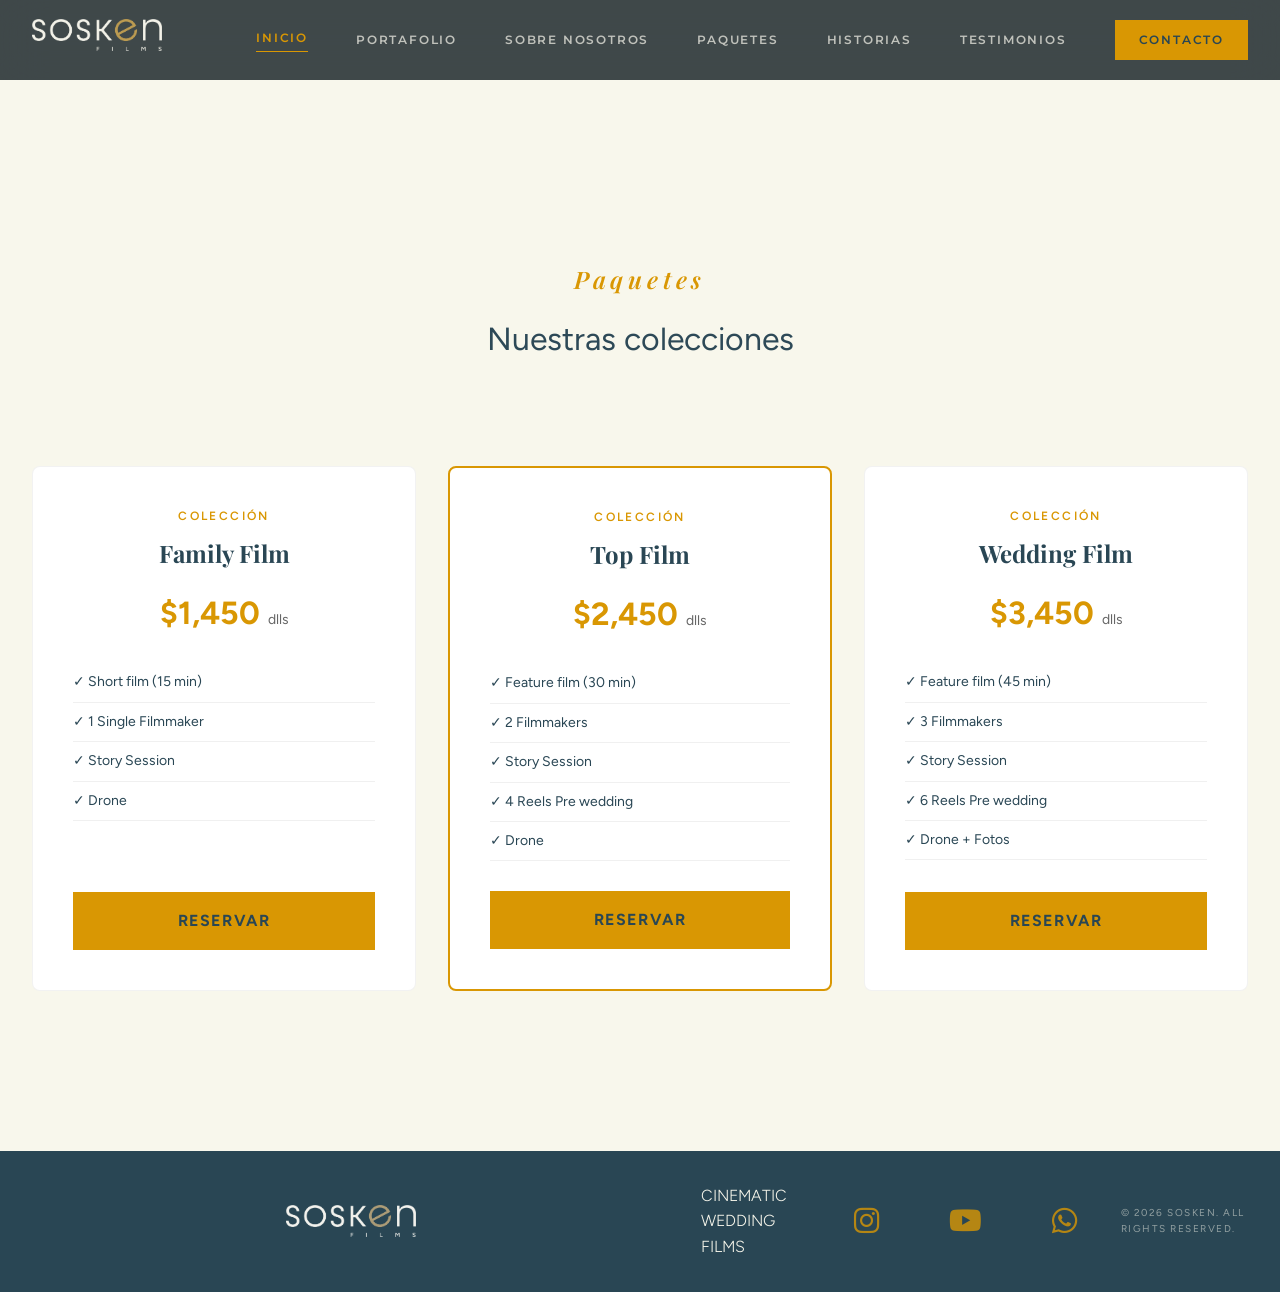
<file: paquetes.html>
<!DOCTYPE html>
<html lang="es">

<head>
    <meta charset="utf-8" />
    <meta content="width=device-width, initial-scale=1.0" name="viewport" />
    <title>SOSKEN | Luxury Wedding Cinema</title>

    <!-- Google Fonts -->
    <link
        href="https://fonts.googleapis.com/css2?family=Playfair+Display:ital,wght@0,400;0,500;0,600;0,700;1,400&family=Montserrat:wght@300;400;500;600&family=Material+Symbols+Outlined:wght,FILL@100..700,0..1&display=swap"
        rel="stylesheet" />
    <link rel="preconnect" href="https://fonts.googleapis.com">
    <link rel="preconnect" href="https://fonts.gstatic.com" crossorigin>
    <link
        href="https://fonts.googleapis.com/css2?family=Figtree:ital,wght@0,300..900;1,300..900&family=Montserrat:ital,wght@0,100..900;1,100..900&family=Playfair+Display:ital,wght@0,400..900;1,400..900&display=swap"
        rel="stylesheet">
    <link rel="preconnect" href="https://fonts.googleapis.com">
    <link rel="preconnect" href="https://fonts.gstatic.com" crossorigin>
    <link
        href="https://fonts.googleapis.com/css2?family=Figtree:ital,wght@0,300..900;1,300..900&family=Montserrat:ital,wght@0,100..900;1,100..900&family=Playfair+Display:ital,wght@0,400..900;1,400..900&display=swap"
        rel="stylesheet">

    <!-- Font Awesome -->
    <link rel="stylesheet" href="https://cdnjs.cloudflare.com/ajax/libs/font-awesome/6.5.1/css/all.min.css">
    <link rel="stylesheet" href="styles.css">
</head>

<body>

        <header class="top-nav" id="top-nav">

        <nav class="nav-container">
            <a href="index.html" class="nav-logo">
                <img src="fotos_lalin/Recurso 8@2x.png" alt="" class="logo-image"></a>
            <div class="desktop-menu">
                      <a class="nav-link active-link" href="index.html">INICIO</a>
                <a class="nav-link" href="portafolio.html">PORTAFOLIO</a>
                <a class="nav-link" href="index.html#experience">SOBRE NOSOTROS</a>
                <a class="nav-link" href="paquetes.html">PAQUETES</a>
                <a class="nav-link" href="index.html#experience">HISTORIAS</a>
                <a class="nav-link" href="index.html#reviews">TESTIMONIOS</a>
                <a class="btn-enquire" href="index.html#contact">CONTACTO</a>
            </div>

            <button class="menu-toggle-btn" id="menu-toggle">
                <span class="material-symbols-outlined">menu</span>
            </button>
        </nav>
    </header>

    <div class="side-nav-curtain" id="side-nav">
        <div class="side-nav-content">
            <button class="menu-close-btn" id="menu-close">
                <span class="material-symbols-outlined">close</span>
            </button>
            <div class="side-nav-brand">
                <img src="fotos_lalin/Recurso 8@2x.png" alt="" class="logo-image"></a>
                <p class="brand-subtitle">LUXURY WEDDING CINEMA</p>
            </div>
            <nav class="mobile-nav-links">
                <a href="index.html" class="mobile-link active-mobile">INICIO</a>
                <a href="portafolio.html" class="mobile-link" >PORTAFOLIO</a>
                <a href="index.html#experience" class="mobile-link">SOBRE NOSOTROS</a>
                <a href="paquetes.html" class="mobile-link">PAQUETES</a>
                <a href="index.html#reviews" class="mobile-link">HISTORIAS</a>
                <a href="index.html#reviews" class="mobile-link">TESTIMONIOS </a>
                <a href="index.html#contact" class="mobile-link">CONTACTO</a>
            </nav>
            <!-- <a href="#contact" class="nav-close-btn btn-consultation">BOOK A CONSULTATION</a> -->
        </div>
    </div>




    
    <main>
        
   <section id="paquetes" class="pricing-section">
    <div class="section-container">
        <div class="section-header">
            <span class="section-subtitle">Paquetes</span>
            <h2 class="section-title-large-paquetes">Nuestras colecciones</h2>
        </div>

        <div class="pricing-grid">
            <div class="price-card">
                <span class="price-label">Colección</span>
                <h3 class="price-title">Family Film</h3>
                <div class="price-amount">$1,450 <span>dlls</span></div>
                <ul class="price-features">
                    <li>✓ Short film (15 min)</li>
                    <li>✓ 1 Single Filmmaker</li>
                    <li>✓ Story Session</li>
                    <li>✓ Drone</li>
                </ul>
                <a href="#contacto" class="btn-reserve">Reservar</a>
            </div>

            <div class="price-card featured">
                <span class="price-label">Colección</span>
                <h3 class="price-title">Top Film</h3>
                <div class="price-amount">$2,450 <span>dlls</span></div>
                <ul class="price-features">
                    <li>✓ Feature film (30 min)</li>
                    <li>✓ 2 Filmmakers</li>
                    <li>✓ Story Session</li>
                    <li>✓ 4 Reels Pre wedding</li>
                    <li>✓ Drone</li>
                </ul>
                <a href="#contacto" class="btn-reserve">Reservar</a>
            </div>

            <div class="price-card">
                <span class="price-label">Colección</span>
                <h3 class="price-title">Wedding Film</h3>
                <div class="price-amount">$3,450 <span>dlls</span></div>
                <ul class="price-features">
                    <li>✓ Feature film (45 min)</li>
                    <li>✓ 3 Filmmakers</li>
                    <li>✓ Story Session</li>
                    <li>✓ 6 Reels Pre wedding</li>
                    <li>✓ Drone + Fotos</li>
                </ul>
                <a href="#contacto" class="btn-reserve">Reservar</a>
            </div>
        </div>
    </div>
</section>


    <footer class="site-footer">
        <div class="footer-container">
            <a href="index.html" class="footer-logo-img">

                <img src="fotos_lalin/Recurso 8@2x.png" alt="" class="logo-image-footer">
            </a>
            <p class="footer-description"> <span class="logo-accent-f">CINEMATIC</span> WEDDING FILMS </p>
            <div class="footer-socials">
                <a href="https://www.instagram.com/sosken_films/"><i class="fa-brands fa-instagram"></i></a>
                <a href="https://www.youtube.com/@soskenfilmsriot"><i class="fa-brands fa-youtube"></i></a>
                <a href="https://wa.me/525573000992"><i class="fa-brands fa-whatsapp"></i></a>
            </div>
            <div class="footer-copyright">
                © 2026 SOSKEN. ALL RIGHTS RESERVED.
            </div>
        </div>
    </footer>

    <script src="script.js"></script>
</body>

</html>
</file>
<file: styles.css>
/* ==========================================
   VARIABLES DE DISEÑO (TEMA SOSKEN)
   ========================================== */
:root {
    /* Colores */
    --color-surface: #294654;
    --color-on-surface: #f8f7ec;
    --color-primary: #d99703;
    --color-surface-variant: #2d4957;
    --color-photo-bg: #f8f7ec;
    --color-on-photo-bg: #2d4957;

    /* Fuentes */
    --font-display: 'Playfair Display', serif;
    --font-body: 'Montserrat', sans-serif;

    /* Espaciados Nativos */
    --gutter-desktop: 32px;
    --gutter-mobile: 16px;
    --section-gap-desktop: 160px;
    --section-gap-mobile: 80px;

    /* Bordes */
    --radius-sm: 0.125rem;
    --radius-md: 0.25rem;
    --radius-lg: 0.5rem;
}

/* ==========================================
   RESETS Y ESTILOS GLOBALES
   ========================================== */
*,
*::before,
*::after {
    box-sizing: border-box;
    margin: 0;
    padding: 0;
}

html {
    scroll-behavior: smooth;
}

/* 1. EL IMPORT VA SIEMPRE AL PRINCIPIO DEL ARCHIVO */
@import url('https://fonts.googleapis.com/css2?family=Nunito:wght@400;700&display=swap');
/* Importamos ambas fuentes en una sola línea */
@import url('https://fonts.googleapis.com/css2?family=Nunito:wght@400;700&family=Raleway:wght@400;700&display=swap');


/* 2. LUEGO TU SELECTOR BODY */
body {
    background-color: var(--color-surface);
    color: var(--color-on-surface);
    /* Sustituimos la variable por la fuente directamente */

    font-size: 16px;
    overflow-x: hidden;
    font-family: 'Figtree', sans-serif;
    /* Figtree para todo el cuerpo de texto */
    line-height: 1.6;
}


.nav-link,
.btn-enquire,
.btn-primary,
/* .section-title-large, 
.section-title-large-cinematic,  */
.story-title,
.experience-title,
.item-title,
.brand-title,
.btn-submit {
    font-family: 'Montserrat', sans-serif;
    text-transform: uppercase;
    /* Montserrat luce muy bien en mayúsculas */
    letter-spacing: 1.5px;
}

.section-subtitle,
.brand-subtitle,
.item-subtitle,
.testimonial-author,
.scroll-text {
    font-family: 'Playfair Display', serif;
    font-style: italic;
    /* La itálica le da ese toque de "handwriting" elegante */
    text-transform: none;
    /* Quitamos las mayúsculas para que sea más natural */
    letter-spacing: normal;
}


p {
    font-family: 'Figtree', sans-serif;
    font-weight: 300;
}

/* Refuerzo para los botones si es necesario */
.btn-primary,
.btn-submit {
    font-weight: 600;
}

/* Ajuste para el logo (si quieres que mantenga su estilo) */
.nav-logo {
    font-family: 'Montserrat', sans-serif;
    font-weight: 800;

}

a {
    color: inherit;
    text-decoration: none;
}

button {
    background: none;
    border: none;
    cursor: pointer;
    font-family: inherit;
}



/* Barra de desplazamiento */
::-webkit-scrollbar {
    width: 4px;
}

::-webkit-scrollbar-track {
    background: #131313;
}

::-webkit-scrollbar-thumb {
    background: var(--color-primary);
}

/* Selección de texto */
::selection {
    background-color: var(--color-primary);
    color: #000;
}

/* Íconos globales */
.material-symbols-outlined {
    font-variation-settings: 'FILL' 0, 'wght' 300, 'GRAD' 0, 'opsz' 24;
}


/* ==========================================
   HEADER / NAVEGACIÓN SUPERIOR
   ========================================== */
.hero-img {
    width: 100%;
    /* Ocupa todo el ancho del contenedor */
    height: 100%;
    /* Ajusta según la altura que desees */
    object-fit: cover;
    /* Importante: recorta la imagen manteniendo su proporción para que no se deforme */
    object-position: center;
    /* Centra el enfoque de la imagen */
    display: block;
    /* Elimina espacios en blanco debajo de la imagen */
    filter: brightness(0.9);
    /* Opcional: le da un ligero oscurecimiento para mejor contraste con texto encima */
}





/* Ajuste para móviles */
@media (max-width: 768px) {
    .hero-img {
        height: 700px;
        /* Reduce la altura en pantallas pequeñas */
    }
}

.top-nav {
    position: fixed;
    top: 0;
    width: 100%;
    z-index: 50;
    background-color: rgba(17, 28, 33, 0.8);
    backdrop-filter: blur(20px);
    -webkit-backdrop-filter: blur(20px);
    height: 80px;
    transition: all 0.5s ease;
}

.logo-header {
    width: 100%;
    height: auto;
    filter: grayscale(0.5);
    transition: all 0.5s ease;
}

.logo-image {
    width: 130px;
    height: auto;
    filter: grayscale(0.5);
    transition: all 0.5s ease;
}

/* Estado cuando el usuario hace Scroll (manejado por JS) */
.top-nav.scrolled {
    height: 64px;
    background-color: rgba(41, 70, 84, 0.95);
}

.nav-container {
    max-width: 100%;
    height: 100%;
    display: flex;
    justify-content: space-between;
    align-items: center;
    padding: 0 var(--gutter-mobile);
}

.nav-logo {
    font-family: var(--font-display);
    font-size: 24px;
    font-weight: 700;
    letter-spacing: 0.3em;
    color: var(--color-on-surface);
    width: 200px;
}


.logo-accent {
    color: var(--color-primary);
    font-size: 33px;
    font-weight: 700;
    letter-spacing: 0.3em;
}

.logo-accent-burguer {
    color: var(--color-primary);
    font-size: 42px;
    font-weight: 700;
    letter-spacing: 0.3em;
}


.logo_inicio {
    width: 20px;
    height: 20px;
    filter: grayscale(0.5);
    transition: all 0.5s ease;
}

.logo_inicio:hover {
    height: auto;
    filter: grayscale(0.5);
    transition: all 0.5s ease;
}



.desktop-menu {
    display: none;
    /* Oculto en móvil */
    align-items: center;
    gap: 48px;
}

.nav-link {
    font-size: 12px;
    font-weight: 600;
    letter-spacing: 0.15em;
    color: rgba(248, 247, 236, 0.7);
    transition: color 0.5s ease;
}

.nav-link:hover,
.active-link {
    color: var(--color-primary);
}

.active-link {
    border-bottom: 1px solid var(--color-primary);
    padding-bottom: 4px;
}

.btn-enquire {
    font-size: 12px;
    font-weight: 600;
    letter-spacing: 0.15em;
    background-color: var(--color-primary);
    color: var(--color-surface);
    padding: 10px 24px;
    transition: transform 0.3s ease;
}

.btn-enquire:hover {
    transform: scale(1.05);
}

.menu-toggle-btn {
    color: var(--color-primary);
}

.menu-toggle-btn .material-symbols-outlined {
    font-size: 36px;
}

/* ==========================================
   MENÚ DE CORTINA MÓVIL
   ========================================== */
.side-nav-curtain {
    position: fixed;
    inset: 0;
    z-index: 60;
    background-color: rgba(41, 70, 84, 0.95);
    backdrop-filter: blur(30px);
    -webkit-backdrop-filter: blur(30px);
    transform: translateX(100%);
    transition: transform 0.7s cubic-bezier(0.16, 1, 0.3, 1);
    pointer-events: none;
}

.side-nav-curtain.open {
    transform: translateX(0);
    pointer-events: auto;
}

.side-nav-content {
    display: flex;
    flex-direction: column;
    align-items: center;
    justify-content: center;
    width: 100%;
    height: 100%;
    padding: var(--gutter-mobile);
    position: relative;
}

.menu-close-btn {
    position: absolute;
    top: 32px;
    right: var(--gutter-mobile);
    color: var(--color-primary);
}

.menu-close-btn .material-symbols-outlined {
    font-size: 36px;
}

.side-nav-brand {
    text-align: center;
    margin-bottom: 64px;
}

.brand-title {
    font-family: var(--font-display);
    color: var(--color-on-surface);
    font-size: 32px;
    letter-spacing: 0.2em;
}

.brand-subtitle {
    font-size: 12px;
    letter-spacing: 0.3em;
    opacity: 0.7;
    margin-top: 8px;
}

.mobile-nav-links {
    display: flex;
    flex-direction: column;
    align-items: center;
    gap: 32px;
    margin-bottom: 64px;
}

.mobile-link {
    font-family: var(--font-display);
    font-size: 32px;
    transition: all 0.7s ease;
    color: rgba(248, 247, 236, 0.6);
}

.mobile-link:hover,
.active-mobile {
    color: var(--color-primary);
    letter-spacing: 0.1em;
}

.btn-consultation {
    font-size: 12px;
    font-weight: 600;
    letter-spacing: 0.15em;
    border: 1px solid var(--color-primary);
    color: var(--color-primary);
    padding: 16px 40px;
    transition: all 0.3s ease;
}

.btn-consultation:hover {
    background-color: var(--color-primary);
    color: var(--color-surface);
}

/* ==========================================
   HERO SECTION
   ========================================== */
.hero-section {
    position: relative;
    height: 100vh;
    width: 100%;
    display: flex;
    align-items: center;
    justify-content: center;
    overflow: hidden;
}

.hero-video-container {
    position: absolute;
    inset: 0;
    z-index: 0;
    pointer-events: none;
    overflow: hidden;
}

.hero-iframe {
    width: 100vw;
    height: 56.25vw;
    min-height: 100vh;
    min-width: 177.77vh;
    /* <--- Corregido */
    position: absolute;
    top: 50%;
    /* <--- Corregido */
    left: 50%;
    transform: translate(-50%, -50%);
    filter: brightness(0.35);
}

.hero-overlay {
    position: absolute;
    inset: 0;
    background: linear-gradient(to bottom, rgba(41, 70, 84, 0.4), transparent, var(--color-surface));
}

.hero-content {
    position: relative;
    z-index: 10;
    text-align: center;
    padding: 0 var(--gutter-mobile);
}

.hero-title {

    font-size: 13px;
    font-weight: 300;
    font-style: italic;
    letter-spacing: 0.05em;
    max-width: 40rem;
    margin-bottom: 32px;
    line-height: 1.6;
}


.hero-subtitle {

    font-size: 11px;
    font-style: italic;
    letter-spacing: 0.05em;
    max-width: 40rem;
    margin-bottom: 32px;
    line-height: 1.6;
}


.boton-header {
    display: inline-flex;
    align-items: center;
    gap: 16px;
    border: 1px solid var(--color-on-surface);
    padding: 10px 30px;
    font-size: 12px;

    letter-spacing: 0.15em;
    transition: all 0.5s ease;
}

.btn-primary {
    display: inline-flex;
    align-items: center;
    gap: 16px;
    background-color: var(--color-primary);
    color: var(--color-surface);
    padding: 20px 48px;
    font-size: 12px;
    font-weight: 700;
    letter-spacing: 0.15em;
    transition: all 0.5s ease;
}

.btn-icon {
    transition: transform 0.3s ease;
}

.btn-primary:hover .btn-icon {
    transform: translateX(8px);
}

.gold-glow:hover {
    box-shadow: 0px 0px 30px rgba(212, 175, 55, 0.3);
}

.scroll-indicator {

    position: absolute;
    bottom: 40px;
    display: flex;
    flex-direction: column;
    justify-content: center;
    align-items: center;
    gap: 16px;
    opacity: 0.6;
}

.scroll-text {
    font-size: 10px;
    letter-spacing: 0.15em;
    text-transform: uppercase;
}

.scroll-line {
    width: 1px;
    height: 48px;
    background: linear-gradient(to bottom, var(--color-primary), transparent);
}

/* ==========================================PORTFOLIO SECTION========================================== */
.portfolio-section {
    padding: var(--section-gap-mobile) var(--gutter-mobile);
}

.section-container {
    max-width: 1280px;
    margin: 0 auto;
}

.section-header {
    text-align: center;
    margin-bottom: 80px;
    margin-bottom: 0px;
}


.subtitle-cinematic {
    text-align: center;
    margin-top: 50px;

}


.section-subtitle {
    font-size: 17px;
    font-weight: 600;
    letter-spacing: 0.2em;
    color: var(--color-primary);
    margin-bottom: 16px;
}

.section-title-large {
    font-family: FIGTREE;
    font-size: 32px;
    font-weight: 400;
}

.section-title-large-cinematic {
    font-family: FIGTREE;
    font-size: 32px;
    font-weight: 400;
    color: #d99703;
}



.section-title-large-paquetes{
    font-family: FIGTREE;
    font-size: 32px;
    font-weight: 400;
    color: var(--color-surface-variant);
}


/*?linea */


.linea {

    width: 100%;
    height: 1px;
    background-color: rgba(252, 252, 252, 0.336);
    margin: 25px 0;
}


.section-title-small-stories {

    font-family: var(--font-display);
    font-size: 18px;
    font-weight: 300;
    font-style: italic;
    font-size: 16px;
    font-weight: 400;
    color: var(--color-on-surface);
    text-align: center;
    margin-bottom: 32px;
    margin-top: 0px;
}

.descripcion {
    margin-top: 16px;
    font-family: var(--font-display);
    font-size: 18px;
    font-weight: 300;
    font-style: italic;
    font-size: 16px;
    font-weight: 400;
    color: var(--color-on-surface);
}

/* STORY CARDS PAREJAS */

.story-img {
    width: 100%;
    height: 100%;
    object-fit: cover;
    filter: grayscale(0.5);
    transition: all 1s ease;
}

.resalto_color {
    color: var(--color-primary);
}


.stories-section {
    padding: var(--section-gap-mobile) var(--gutter-mobile);
}

.section-container {
    max-width: 1280px;
    margin: 0 auto;
}

.section-header {

    text-align: center;
    
}


.story-title {
    font-family: NUNITO;
    font-weight: 400;
    font-size: 24px;
    letter-spacing: 0.05em;
    margin-bottom: 16px;
}


.story-text {
    font-size: 15px;
    opacity: 0.85;
    margin-bottom: 30px;
    text-align: justify;
}

/* boton de whatsapp */

.whatsapp-button {
    display: inline-flex;
    align-items: center;
    justify-content: center;
    /* Asegura que el icono y texto estén centrados */
    border: solid 1px #cfe7d8;
    color: white;
    padding: 10px 20px;
    /* whats */
    /* si no quieres el boton redondo solo elimina esta especificacion */
    text-decoration: none;
    font-family: 'Nunito', sans-serif;
    font-weight: 700;

    /* Esto es lo que lo centra */
    margin: 0 auto;
    width: fit-content;
    display: flex;
}

.whatsapp-button:hover {
    background-color: #128c7e;
    /* Un tono más oscuro al pasar el mouse */
}

.whatsapp-button img {
    width: 24px;
    height: 24px;
    margin-right: 10px;
}

/* ==========================================PORQUE TRABAJAR CON NOSOTROS========================================== */
.experience-section {
    padding: var(--section-gap-mobile) var(--gutter-mobile);
    background-color: var(--color-on-surface);
    overflow: hidden;

}


.experiencia {
    font-size: 35px;
    font-family: var(--font-display);
    font-weight: 700;
    color: var(--color-surface-variant);
    font-weight: 700;
    color: var(--color-surface);
    font-weight: 530;
    text-align: center;

}

.experience-container {
    max-width: 1280px;
    margin: 0 auto;
    display: grid;
    grid-template-columns: 1fr;
    gap: 48px;
    align-items: center;
    margin: 0;
}

.experience-image-block {
    position: relative;
    width: 100%;
    max-width: 500px;
    margin: 0 auto;
}

.frame-accent {
    position: absolute;
    top: -40px;
    left: -40px;
    width: 160px;
    height: 160px;
    border-left: 1px solid rgba(217, 151, 3, 0.3);
    border-top: 1px solid rgba(217, 151, 3, 0.3);
    z-index: 0;
}

.author-portrait {
    position: relative;
    z-index: 10;
    width: 100%;
    display: block;
    box-shadow: 0px 20px 40px rgba(0, 0, 0, 0.3);
}

.author-badge {
    position: absolute;
    bottom: -24px;
    right: -24px;
    background-color: var(--color-primary);
    padding: 16px 32px;
    z-index: 20;
}

.author-name {
    font-size: 12px;
    font-weight: 700;
    letter-spacing: 0.15em;
    color: var(--color-surface);
}

.experience-title {
    font-family: var(--font-display);
    font-size: 40px;
    line-height: 1.2;
    margin-bottom: 32px;
    color: var(--color-surface-variant);
}

.paragraph-highlight {
    font-size: 15px;
    opacity: 0.85;
    margin-bottom: 24px;
    color: var(--color-surface-variant);
}

.text-justify {
    text-align: justify;
}

.features-list {
    list-style: none;
    margin-bottom: 48px;
}

.feature-item {
    display: flex;
    gap: 16px;
    align-items: flex-start;
    margin-bottom: 24px;
}

.feature-icon {
    color: var(--color-primary);
}

.feature-title-item {
    color: var(--color-surface-variant);
    font-size: 14px;
    font-weight: 700;
    letter-spacing: 0.15em;
    margin-bottom: 4px;
}

.feature-description {
    font-size: 14px;
    opacity: 0.7;
    color: var(--color-surface-variant);
}

.link-interview {
    font-size: 12px;
    font-weight: 700;
    letter-spacing: 0.2em;
    color: var(--color-primary);
    border-bottom: 1px solid var(--color-primary);
    padding-bottom: 8px;
    transition: letter-spacing 0.5s;
}

.link-interview:hover {
    letter-spacing: 0.25em;
}

/*  ==========================================MARCAS========================================== */
.marcas {
    padding: var(--section-gap-mobile) var(--gutter-mobile);
 
    /* background-color: var(--color-surface); */

    overflow: hidden;
}

.marcas-container {
    max-width: 1280px;
    margin: 0 auto;
    
}


.marca-logo {
    width: 100%;
    height: auto;
    margin-top: 20px;
    filter: grayscale(0.5);
    transition: all 0.5s ease;
}


.marca-logo:hover {
    filter: grayscale(0);
    transform: scale(1.1);
}

.marcas-title {
    font-family: var(--font-display);
    font-size: 24px;
    font-weight: 600;
    letter-spacing: 0.2em;
    color: var(--color-on-surface);
    margin-bottom: 16px;
    text-align: center;
}




/* ==========================================PORTFOLIO SECTION========================================== */


.portfolio-grid {
    display: grid;
    grid-template-columns: 1fr;
    gap: 32px;
}

.portfolio-item {
    position: relative;
    aspect-ratio: 1.5;
    overflow: hidden;
    cursor: pointer;
}

.portfolio-img {
    width: 100%;
    height: 100%;
    object-fit: cover;
    filter: grayscale(0.5);
    transition: all 1s ease;
}

.portfolio-item:hover .portfolio-img {
    filter: grayscale(0);
    transform: scale(1.1);
}

.portfolio-item-overlay {
    position: absolute;
    inset: 0;
    background-color: rgba(41, 70, 84, 0.7);
    opacity: 0;
    transition: opacity 0.5s ease;
    display: flex;
    flex-direction: column;
    align-items: center;
    justify-content: center;
    padding: 32px;
    text-align: center;
}

.portfolio-item:hover .portfolio-item-overlay {
    opacity: 1;
}

.play-icon {
    color: var(--color-primary);
    font-size: 64px;
    margin-bottom: 16px;
    font-variation-settings: 'FILL' 1;
}

.item-title {
    font-family: var(--font-display);
    font-size: 24px;
    letter-spacing: 0.05em;
}

.item-subtitle {
    font-size: 12px;
    letter-spacing: 0.15em;
    margin-top: 8px;
    opacity: 0.8;
}





/* boton de whatsapp FONDO BLANCO*/

.whatsapp-button-blanco {
    display: inline-flex;
    align-items: center;
    justify-content: center;
    /* Asegura que el icono y texto estén centrados */
    border: solid 1px var(--color-on-photo-bg);
    color: var(--color-on-photo-bg);
    padding: 10px 20px;
    /* border-radius: 50px; */
    /* si no quieres el boton redondo solo elimina esta especificacion */
    text-decoration: none;
    font-family: 'Nunito', sans-serif;
    font-weight: 700;

    /* Esto es lo que lo centra */
    margin: 0 auto;
    width: fit-content;
    display: flex;
}

.whatsapp-button-blanco:hover {
    color: var(--color-on-surface);
    background-color: #128c7e;
    /* Un tono más oscuro al pasar el mouse */
}

.whatsapp-button-blanco img {
    width: 24px;
    height: 24px;
    margin-right: 10px;
}




/* ==========================================
   VIDEO REPRODUCTOR MODAL
   ========================================== */
.modal-backdrop {
    position: fixed;
    inset: 0;
    z-index: 100;
    display: none;
    background-color: rgba(0, 0, 0, 0.9);
    backdrop-filter: blur(8px);
    align-items: center;
    justify-content: center;
    padding: 16px;
}

.modal-backdrop.open {
    display: flex;
}

.modal-close-btn {
    position: absolute;
    top: 24px;
    right: 24px;
    color: white;
    transition: color 0.3s;
}

.modal-close-btn:hover {
    color: var(--color-primary);
}

.modal-close-btn .material-symbols-outlined {
    font-size: 36px;
}

.modal-wrapper {
    width: 100%;
    max-width: 960px;
    aspect-ratio: 16/9;
    background-color: #000;
    box-shadow: 0px 10px 50px rgba(0, 0, 0, 0.5);
}

.modal-wrapper video {
    width: 100%;
    height: 100%;
    object-fit: contain;
}



/* ==========================================
   TESTIMONIALS SECTION
   ========================================== */
.reviews-section {
    padding: var(--section-gap-mobile) var(--gutter-mobile);
    /* 1. La ruta de tu imagen */
    background-image: linear-gradient(rgba(0, 0, 0, 0.6), rgba(0, 0, 0, 0.6)), url(fotos_lalin/Recurso\ 24@2x.png);

    /* 2. Asegura que la imagen cubra todo el contenedor */
    background-size: cover;

    /* 3. Centra la imagen */
    background-position: center;

    /* 4. Evita que la imagen se repita */
    background-repeat: no-repeat;

    /* 5. Altura mínima (ajusta según lo que necesites) */
    min-height: 400px;
    
    /* Extra: Para que el texto se lea mejor sobre la imagen */
    display: flex;
    flex-direction: column;
    justify-content: center;
    align-items: center;
}

.reviews-container {
    max-width: 896px;
    margin: 0 auto;
    text-align: center;
}

.quote-icon {
    font-size: 48px;
    color: var(--color-primary);
    margin-bottom: 32px;
}

.testimonial-carousel {
    position: relative;
    min-height: 220px;
    display: flex;
    align-items: center;
    justify-content: center;
}

.testimonial-slide {
    display: none;
    opacity: 0;
    transform: scale(0.95);
    transition: all 0.7s ease;
}

.testimonial-slide.active {
    display: block;
    opacity: 1;
    transform: scale(1);
}

.testimonial-text {
    font-family: var(--font-display);
    font-size: 24px;
    font-style: italic;
    line-height: 1.6;
    margin-bottom: 32px;
    color: rgba(248, 247, 236, 0.9);
}

.testimonial-author {
    font-size: 20px;
    font-weight: 700;
    letter-spacing: 0.15em;
    color: var(--color-primary);
}

.carousel-navigation {
    display: flex;
    justify-content: center;
    gap: 16px;
    margin-top: 48px;
}

.carousel-btn {
    width: 40px;
    height: 40px;
    border: 1px solid rgba(248, 247, 236, 0.3);
    color: rgba(248, 247, 236, 0.7);
    border-radius: 50%;
    display: flex;
    align-items: center;
    justify-content: center;
    transition: all 0.3s;
}

.carousel-btn:hover {
    border-color: var(--color-primary);
    color: var(--color-primary);
}

/* ==========================================
   CONTACT SECTION
   ========================================== */
.contact-section {
    padding: var(--section-gap-mobile) var(--gutter-mobile);
    background-color: var(--color-surface-variant);
}

.contact-container {
    max-width: 768px;
    margin: 0 auto;
}

.contact-header {
    text-align: center;
    margin-bottom: 64px;
}

.contact-title {
    font-family: var(--font-display);
    font-size: 40px;
}

.contact-form {
    display: flex;
    flex-direction: column;
    gap: 48px;
}

.form-grid {
    display: grid;
    grid-template-columns: 1fr;
    gap: 48px;
}

.form-group {
    position: relative;
}

.form-input,
.form-textarea {
    width: 100%;
    background: transparent;
    border: none;
    border-bottom: 1px solid rgba(248, 247, 236, 0.3);
    color: var(--color-on-surface);
    font-family: var(--font-body);
    font-size: 16px;
    padding: 16px 0;
    transition: border-color 0.3s;
    outline: none;
}

.form-input:focus,
.form-textarea:focus {
    border-color: var(--color-primary);
}

.form-input::placeholder,
.form-textarea::placeholder {
    color: rgba(248, 247, 236, 0.4);
}

.form-textarea {
    resize: none;
}

.form-submit-container {
    display: flex;
    justify-content: center;
    margin-top: 32px;
}

.btn-submit {
    border: 1px solid var(--color-primary);
    color: var(--color-primary);
    padding: 20px 64px;
    font-size: 12px;
    font-weight: 700;
    letter-spacing: 0.15em;
    text-transform: uppercase;
    transition: all 0.5s ease;
}

.btn-submit:hover {
    background-color: var(--color-primary);
    color: var(--color-surface);
}

/* ==========================================
   FOOTER
   ========================================== */
.site-footer {

    border-t: 1px solid rgba(248, 247, 236, 0.1);
    padding: 32px var(--gutter-mobile);
}

.footer-container {
    max-width: 1280px;
    margin: 0 auto;
    display: flex;
    flex-direction: column;
    align-items: center;
    gap: 32px;
    background-color: var(--color-surface);
}

.footer-logo-img {
    width: 100%;
    height: auto;
    filter: grayscale(0.5);

    transition: all 0.5s ease;
    display: flex;
    justify-content: center;
    align-items: center;
}

.logo-image-footer {
    width: 130px;
    height: auto;
    filter: grayscale(0.5);
    transition: all 0.5s ease;
    margin: 0;
}


.footer-logo {
    font-family: var(--font-display);
    color: var(--color-primary);
    font-size: 24px;
    font-weight: 700;
    letter-spacing: 0.2em;

}

.footer-socials {
    display: flex;
    gap: 48px;
    font-size: 12px;
    font-weight: 700;
    letter-spacing: 0.15em;
    opacity: 0.8;
}

.footer-socials a:hover {
    color: var(--color-primary);
}

.footer-copyright {
    font-size: 10px;
    letter-spacing: 0.15em;
    opacity: 0.5;
}

/** ==========================================ANIMACIONES EFECTO REVEAL (FADE IN) ========================================== */
/** animaciones para los elementos de la página  */

.fade-in {
    opacity: 0;
    transform: translateY(20px);
    transition: opacity 1s ease-out, transform 1s ease-out;
}

.fade-in.visible {
    opacity: 1;
    transform: translateY(0);
}

/*? ==========================================MEDIA QUERIES (RESPONSIVIDAD NATIVA)========================================== */
@media (min-width: 768px) {

    /* Ajustes generales de espaciado */
    .portfolio-section,
    .experience-section,
    .reviews-section,
    .contact-section {
        padding-top: var(--section-gap-desktop);
        padding-bottom: var(--section-gap-desktop);
    }

    .portfolio-section,
    .site-footer {
        padding-left: var(--gutter-desktop);
        padding-right: var(--gutter-desktop);
    }

    .logo-header {
        
        max-height: 40px;
        /* Un poco más pequeño en móvil para dejar espacio al menú */
    }

  
    .portafolio-section {
        background-color: yellow;
        margin-top: 100px;
    }


    .nav-container {
        padding: 0 var(--gutter-desktop);
    }

    .desktop-menu {
        display: flex;
        /* Activa el menú de escritorio */
    }

    .menu-toggle-btn {
        display: none;
        /* Oculta el menú hamburguesa */
    }

    .hero-title {
        font-size: 24px;
    }

    .section-title-large {
        font-size: 64px;
        letter-spacing: -0.02em;
        margin-bottom: 64px;

    }

    .section-header {
        text-align: left;

    }


    .subtitle-cinematic {
        text-align: center;
        margin-top: 0px;

        font-size: 24px;
    }

    /*?linea */




    .linea {

        width: 100%;
        height: 1px;
        background-color: rgba(252, 252, 252, 0.336);
        margin: 64px 0;
    }

    .section-title-small-stories {

        text-align: center;
        margin-top: 0px;
        font-size: 24px;
    }






    .linea {
        height: 2px;
        /* O el grosor que tenga tu línea */
        background: #ece6e644;
        /* Asegúrate de que tenga color */
        margin: 25px 0;
    }



    /* ?titulo de CINEMATIC */


    .section-header {
        display: flex;
        justify-content: center;
        align-items: center;
        margin: 0 auto;
    }

    .descripcion {
        font-size: 15px;
        opacity: 0.85;
        margin-bottom: 30px;
        text-align: center;
    }

    .section-title-large-cinematic {

        font-family: FIGTREE;
        margin-right: 20px;
        font-weight: 100;
        color: #d99703;
        font-size: 64px;
      

    }

    .section-title-large {
        font-size: 64px;
        font-weight: 100;
        font-family: FIGTREE;
    }




    /*? stories-section Contenedor principal */

    .stories-list {
        display: flex;
        flex-direction: column;
        gap: 3rem;
        /* Espacio entre cada pareja */
        padding: 1rem;
    }

    /* Estructura de cada tarjeta */
    .story-card {
        display: flex;
        flex-direction: column;
        /* Móvil: imagen arriba, texto abajo */
        align-items: center;

    }

    /* Imagen y contenido ocupan ancho completo en móvil */
    .story-image-wrapper,
    .story-content {
        width: 95%;
    }

    .story-img {
        width: 100%;
        height: auto;
        border-radius: px;
        /* Opcional: para que se vea más profesional */
    }


    /* ?PORQUE TRABAJR CON NOSOTROS DESKTOP */

   author-portrait {
        width: 100%;
        height: 100px;
        max-width: 750px;
        margin: 0 auto;
    }

    .experiencia{
        
        margin-right: 50%;
        
    }

    .experience-container {

        display: flex;
        align-items: center;
        justify-content: center;
        text-align: center;
        margin: 0 auto;
    }


    .experience-text-block.fade-in {

        text-align: center;
        margin: 0 auto;
        padding: 0 20px;
    }


    .section-subtitle {
    font-size: 15px;
    font-weight: 600;
    letter-spacing: 0.2em;
    color: var(--color-primary);
    margin-bottom: 16px;
}



/* ?MARCAS */


.marcas {
    
     display: flex; 
    align-items: center;
    justify-content:space-evenly;
    padding: 1;
    margin: 0;
}

.marcas-container {
   
    width: 100%;
    display: flex; 
    align-items: center;
    justify-content:space-between;
    padding: 0;
    margin: 0;
 }


.marca-logo{
    
    width: 60%;
    height: auto;
    filter: grayscale(0.5);
    transition: all 0.5s ease;
    padding: 0;
    margin: 0;
}

.marcas-title {
    font-family: var(--font-display);
    font-size: 20px;
    font-weight: 400;  



}


.portfolio-section{
    padding: 0;
    margin: 0;
    
}






    /*? --- ESTILOS PARA ESCRITORIO CINEMATICA (Desktop) --- */
    @media (min-width: 768px) {
        .story-card {
            flex-direction: row;
            /* Escritorio: imagen y texto lado a lado */
            align-items: center;
            justify-content: space-between;
        }

        .story-image-wrapper,
        .story-content {
            width: 48%;
            /* 50% menos el gap/margen */
        }

        /* Alternar orden en las que tienen reverse-layout */
        .story-card.reverse-layout {
            flex-direction: row-reverse;
        }

        
     

        .section-header{
            display: flex;
            flex-direction: column;
            margin-block: 100px;
        }

    }

    /* Estilos adicionales para que se vea bien */
    .story-title {
        font-size: 1.5rem;
        margin-bottom: 1rem;
    }








    /* ? PORTAFOLIO DESKTOP */


    /* Grid de Portafolio en Escritorio */
    .portfolio-grid {
        grid-template-columns: repeat(3, 1fr);
        gap: 16px;
    }

    /* Grid de Experiencia en Escritorio */
    .experience-container {
        grid-template-columns: repeat(12, 1fr);
        gap: 48px;
    }

    .experience-image-block {
        grid-column: span 5;
        margin: 0;
    }

    .experience-text-block {
        grid-column: span 6;
        grid-column-start: 7;
    }

    .experience-title {
        font-size: 32px;
    }

    /* Formularios */
    .form-grid {
        grid-template-columns: repeat(2, 1fr);
    }

    /* Footer */
    .footer-container {
        flex-direction: row;
        justify-content: space-between;
    }
}





/* ?FIN DE RESPONSIVE MONITOR */

.footer-socials a {
    font-size: 29px;
    /* Ajusta el tamaño del icono */
    margin: 0 10px;
    /* Espacio horizontal entre iconos */
    color: var(--color-primary);
    /* Ajusta el color a tu diseño */
    text-decoration: none;
    transition: 0.3s;
}

.footer-socials a:hover {
    color: var(--color-on-surface);
    /* Color al pasar el mouse */
}

.logo-accent-footer {
    color: var(--color-primary);
    font-weight: 700;
    letter-spacing: 0.3em;
}

/*? ==========================================SECCIÓN DE PRECIOS (ESTILOS)========================================== */
.pricing-section {
    padding: var(--section-gap-mobile) var(--gutter-mobile);
    background-color: var(--color-on-surface);
}

.pricing-grid {
    display: grid;
    grid-template-columns: 1fr;
    gap: 32px;
    max-width: 1280px;
    margin: 0 auto;
}

@media (min-width: 768px) {
    .pricing-section { padding: var(--section-gap-desktop) var(--gutter-desktop); }
    .pricing-grid { grid-template-columns: repeat(3, 1fr); }


    /* ! titulo dorado en escritorio */

    .section-subtitle {
    font-size: 24px;
    font-weight: 600;
    letter-spacing: 0.2em;
    color: var(--color-primary);
    margin-bottom: 16px;
}

}

.price-card {
    background-color: #fff;
    border-radius: var(--radius-lg);
    padding: 40px;
    display: flex;
    flex-direction: column;
    text-align: center;
    border: 1px solid rgba(0,0,0,0.05);
}

.price-card.featured {
    border: 2px solid var(--color-primary);
}

.price-label {
    color: var(--color-primary);
    font-size: 12px;
    text-transform: uppercase;
    letter-spacing: 0.2em;
    font-weight: 600;
    margin-bottom: 8px;
}

.price-title {
    font-family: var(--font-display);
    font-size: 24px;
    color: var(--color-surface);
    margin-bottom: 16px;
}

.price-amount {
    font-size: 32px;
    font-weight: 700;
    color: var(--color-primary);
    margin-bottom: 24px;
}

.price-amount span {
    font-size: 14px;
    font-weight: 400;
    color: #666;
}

.price-features {
    list-style: none;
    margin-bottom: 30px;
    text-align: left;
    flex-grow: 1;
}

.price-features li {
    padding: 8px 0;
    border-bottom: 1px solid #f0f0f0;
    color: var(--color-surface);
    font-size: 14px;
}

.btn-reserve {
    background-color: var(--color-primary);
    color: var(--color-surface);
    padding: 16px 32px;
    font-weight: 700;
    text-transform: uppercase;
    letter-spacing: 0.1em;
    transition: all 0.3s ease;
}

.btn-reserve:hover {
    background-color: var(--color-surface);
    color: var(--color-on-surface);
}
</file>
